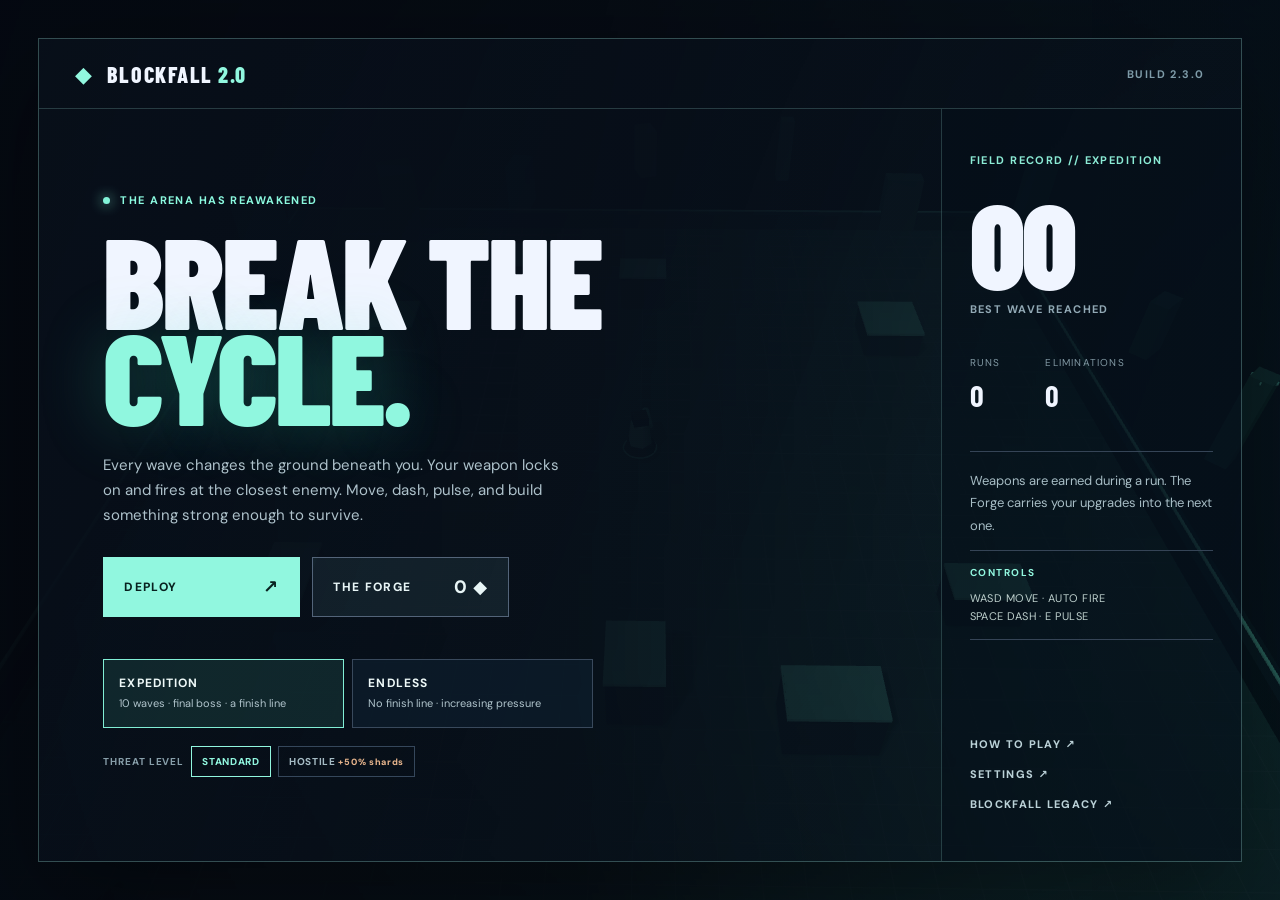
<file: index.html>
<!doctype html>
<html lang="en">
<head>
  <meta charset="utf-8">
  <meta name="viewport" content="width=device-width, initial-scale=1, viewport-fit=cover">
  <meta name="theme-color" content="#090d17">
  <meta name="description" content="Blockfall 2.0, a fast arena survival game. Fight through shifting worlds and build your loadout.">
  <title>Blockfall 2.0</title>
  <link rel="stylesheet" href="./styles.css?v=2.3.0">
  <script type="importmap">{"imports":{"three":"./vendor/three.module.js"}}</script>
</head>
<body>
  <canvas id="world" aria-label="Blockfall game world"></canvas>
  <div id="vignette" aria-hidden="true"></div><div id="flash" aria-hidden="true"></div><div id="reward-flash" aria-hidden="true"></div>
  <div id="combat-popups" aria-hidden="true"></div>
  <div id="toast" role="status" aria-live="polite"></div>
  <div id="auto-pick-feed" role="status" aria-live="polite" aria-label="Automatic upgrade selections"></div>

  <main id="menu" class="screen visible" aria-labelledby="game-title">
    <div class="menu-shell">
      <header class="menu-top"><span class="brand-mark">◆</span><span>BLOCKFALL <em>2.0</em></span><span class="top-spacer"></span><span class="build">BUILD 2.3.0</span></header>
      <div class="menu-content">
        <div class="hero">
          <p class="eyebrow"><span class="live-dot"></span> THE ARENA HAS REAWAKENED</p>
          <h1 id="game-title">BREAK THE<br><span>CYCLE.</span></h1>
          <p class="hero-copy">Every wave changes the ground beneath you. Your weapon locks on and fires at the closest enemy. Move, dash, pulse, and build something strong enough to survive.</p>
          <div class="hero-actions"><button id="continue-run" class="primary big hidden">CONTINUE <span>↗</span></button><button id="play" class="primary big"><span id="play-label">DEPLOY</span><span>↗</span></button><button id="open-forge" class="secondary big">THE FORGE <span id="shards-pill">0 ◆</span></button></div>
          <p id="checkpoint-summary" class="checkpoint-summary hidden"></p>
          <div class="mode-row" role="group" aria-label="Game mode">
            <button class="mode selected" data-mode="campaign" aria-pressed="true"><b>EXPEDITION</b><small>10 waves · final boss · a finish line</small></button>
            <button class="mode" data-mode="endless" aria-pressed="false"><b>ENDLESS</b><small>No finish line · increasing pressure</small></button>
          </div>
          <div class="difficulty-row"><span>THREAT LEVEL</span><button class="difficulty selected" data-difficulty="normal" aria-pressed="true">STANDARD</button><button class="difficulty" data-difficulty="hard" aria-pressed="false">HOSTILE <span>+50% shards</span></button></div>
        </div>
        <aside class="menu-side">
          <div class="side-label">FIELD RECORD // <span id="record-mode">EXPEDITION</span></div>
          <div class="record-number" id="record-wave">00</div><div class="record-caption">BEST WAVE REACHED</div>
          <div class="record-grid"><div><span>RUNS</span><strong id="record-runs">0</strong></div><div><span>ELIMINATIONS</span><strong id="record-kills">0</strong></div></div>
          <div class="side-divider"></div><p class="side-note">Weapons are earned during a run. The Forge carries your upgrades into the next one.</p>
          <div class="controls-note"><b>CONTROLS</b><span>WASD MOVE · AUTO FIRE<br>SPACE DASH · E PULSE</span></div>
          <div class="menu-links"><button id="open-how" class="text-button">HOW TO PLAY ↗</button><button id="open-settings" class="text-button">SETTINGS ↗</button><a href="./legacy/" class="text-button">BLOCKFALL LEGACY ↗</a></div>
        </aside>
      </div>
    </div>
  </main>

  <section id="hud" class="hidden" aria-label="Game status">
    <div class="hud-top"><div class="hud-run"><div class="hud-brand">◆ <span>BLOCKFALL</span></div><div class="hud-mode" id="hud-mode">EXPEDITION / STANDARD</div></div><div class="hud-center"><span id="hud-biome">THE LOWLANDS</span><strong id="hud-wave">WAVE 01 / 10</strong><span id="hud-enemies">0 HOSTILES</span></div><div class="hud-right"><span id="hud-score">000000</span><small>SCORE</small><small id="run-shards">0 ◆ THIS RUN</small><button id="pause-button" aria-label="Pause game" title="Pause (Esc)">Ⅱ</button></div></div>
    <div class="boss-wrap hidden" id="boss-wrap"><div><span id="boss-name">THE WARDEN</span><span id="boss-percent">100%</span></div><div class="meter boss-meter"><div id="boss-fill"></div></div></div>
    <div id="streak-callout" class="streak-callout hidden" aria-live="polite"></div>
    <div class="hud-bottom"><div class="status-panel"><div class="status-title"><span>INTEGRITY</span><strong id="health-value">100 / 100</strong></div><div class="meter health-meter"><div id="health-fill"></div></div><div class="status-title secondary-line"><span>DASH <b id="dash-status">READY</b></span><span>PULSE <b id="pulse-status">READY</b></span></div><div id="target-readout" class="target-readout">AUTO LOCK · SCANNING</div></div><div class="loadout"><button data-slot="0" class="weapon-slot active"><kbd>1</kbd><b id="weapon-0">BLASTER</b><small>∞</small></button><button data-slot="1" class="weapon-slot locked"><kbd>2</kbd><b id="weapon-1">LOCKED</b><small>—</small></button><button data-slot="2" class="weapon-slot locked"><kbd>3</kbd><b id="weapon-2">LOCKED</b><small>—</small></button></div><div class="run-info"><div>LV <strong id="level-value">01</strong></div><div class="meter xp-meter"><div id="xp-fill"></div></div><small id="xp-value">0 / 10 XP</small><span id="combo">COMBO ×1</span><div class="combo-meter"><div id="combo-fill"></div></div></div></div>
    <div id="wave-banner" class="wave-banner hidden"><span>INCOMING</span><strong>WAVE 01</strong><small>THE LOWLANDS</small></div>
    <div id="mobile-controls" class="hidden" aria-label="Touch controls"><div id="move-pad" class="touch-pad"><div class="touch-knob"></div><span>MOVE</span></div><button id="mobile-dash" class="touch-action">DASH</button><button id="mobile-pulse" class="touch-action">PULSE</button></div>
  </section>

  <section id="choices" class="screen modal-screen hidden" aria-labelledby="choice-title"><div class="overlay-panel choice-panel"><p class="eyebrow" id="choice-kicker">WAVE CLEARED</p><h2 id="choice-title">CHOOSE AN UPGRADE</h2><p id="choice-summary" class="panel-copy">Your build changes with every choice.</p><div id="choice-cards" class="choice-cards"></div><div class="choice-actions"><button id="random-upgrade" class="secondary">PICK AT RANDOM <span>✦</span></button><span>OR PRESS R</span></div><div class="choice-footer"><span>THE NEXT WAVE BEGINS AFTER YOUR CHOICE</span><span id="choice-shards">+0 ◆ THIS RUN</span></div></div></section>
  <section id="pause" class="screen modal-screen hidden" aria-labelledby="pause-title"><div class="overlay-panel narrow"><p class="eyebrow">RUN SUSPENDED</p><h2 id="pause-title">TAKE A BREATH.</h2><p class="panel-copy" id="pause-stats">WAVE 01 · 0 ELIMINATIONS</p><div class="stack-actions"><button id="resume" class="primary">RESUME <span>↗</span></button><button id="save-exit" class="secondary">SAVE &amp; EXIT <span>↗</span></button><button id="pause-settings" class="secondary">SETTINGS</button><button id="abandon" class="danger">END RUN</button></div><p class="minor-note">Save &amp; Exit keeps your run on this device. Ending a run banks your shards.</p></div></section>
  <section id="results" class="screen modal-screen hidden" aria-labelledby="result-title"><div class="overlay-panel result-panel"><p class="eyebrow" id="result-kicker">RUN ENDED</p><h2 id="result-title">THE ARENA REMEMBERS.</h2><p class="panel-copy" id="result-sub">Your run is over.</p><div class="result-stats"><div><small>WAVE</small><strong id="result-wave">00</strong></div><div><small>ELIMINATIONS</small><strong id="result-kills">000</strong></div><div><small>SCORE</small><strong id="result-score">000000</strong></div><div><small>SHARDS BANKED</small><strong id="result-shards">0 ◆</strong></div></div><div class="result-actions"><button id="again" class="primary">RUN IT BACK ↗</button><button id="return-menu" class="secondary">MAIN MENU</button></div></div></section>
  <section id="forge" class="screen modal-screen hidden" aria-labelledby="forge-title"><div class="overlay-panel forge-panel"><button id="forge-close" class="close" aria-label="Close Forge">✕</button><p class="eyebrow">PERMANENT PROGRESSION</p><h2 id="forge-title">THE FORGE.</h2><p class="panel-copy">Spend shards to start every run stronger. Each upgrade has five levels.</p><div class="forge-balance">AVAILABLE <strong id="forge-shards">0 ◆</strong></div><div id="forge-grid" class="forge-grid"></div></div></section>
  <section id="settings" class="screen modal-screen hidden" aria-labelledby="settings-title"><div class="overlay-panel settings-panel"><button id="settings-close" class="close" aria-label="Close settings">✕</button><p class="eyebrow">MAKE IT YOURS</p><h2 id="settings-title">SETTINGS.</h2><div class="settings-list"><label>MASTER VOLUME <span id="volume-value">60%</span><input id="volume" type="range" min="0" max="100" step="5"></label><label>GRAPHICS <select id="quality"><option value="auto">AUTO</option><option value="high">HIGH</option><option value="low">LOW</option></select></label><label>COLOR FILTER <select id="color-mode"><option value="none">DEFAULT</option><option value="deuteranopia">DEUTERANOPIA</option><option value="protanopia">PROTANOPIA</option><option value="tritanopia">TRITANOPIA</option></select></label><label class="auto-setting"><span><strong>AUTO PICK UPGRADES</strong><small>Randomly choose one of the offered cards.</small></span><input id="auto-upgrades" type="checkbox"></label><label>REDUCED MOTION <input id="reduced-motion" type="checkbox"></label></div><p class="minor-note">Progress is stored on this device. <button id="export-save" class="inline-button">EXPORT SAVE</button> · <button id="import-save" class="inline-button">IMPORT SAVE</button></p></div></section>
  <section id="how" class="screen modal-screen hidden" aria-labelledby="how-title"><div class="overlay-panel how-panel"><button id="how-close" class="close" aria-label="Close instructions">✕</button><p class="eyebrow">FIELD MANUAL</p><h2 id="how-title">STAY MOVING.</h2><div class="how-grid"><div><b>01 / SURVIVE</b><p>Clear ten waves to finish an Expedition. Endless runs continue until you fall. Bosses arrive on waves 5 and 10, then every fifth wave in Endless.</p></div><div><b>02 / BUILD</b><p>Choose an upgrade after each wave or level. Press 1, 2, or 3 for a card, R for a random card, or enable automatic random picks in Settings. Each automatic selection appears on screen.</p></div><div><b>03 / CONTROL</b><p>Your character looks at and fires at the closest enemy automatically. WASD or arrow keys move, Space dashes, E releases a close-range pulse. Press 1, 2, or 3 to switch weapons. Esc pauses.</p></div><div><b>04 / RETURN</b><p>Shards bank at the end of every run. Save &amp; Exit from Pause or refresh to continue later on this device. Starting a new run replaces the saved run. Spend banked shards in the Forge.</p></div></div></div></section>
  <script type="module" src="./src/main.js?v=2.3.0"></script>
</body>
</html>
</file>
<file: styles.css>
@font-face{font-family:'DM Sans';src:url('./fonts/dm-sans-latin-wght-normal.woff2') format('woff2');font-style:normal;font-weight:100 1000;font-display:swap}
@font-face{font-family:'Barlow Condensed';src:url('./fonts/barlow-condensed-latin-700-normal.woff2') format('woff2');font-style:normal;font-weight:700;font-display:swap}
@font-face{font-family:'Barlow Condensed';src:url('./fonts/barlow-condensed-latin-800-normal.woff2') format('woff2');font-style:normal;font-weight:800;font-display:swap}
@font-face{font-family:'Barlow Condensed';src:url('./fonts/barlow-condensed-latin-900-normal.woff2') format('woff2');font-style:normal;font-weight:900;font-display:swap}
:root{font-family:'DM Sans',system-ui,sans-serif;color:#f0f5ff;background:#070b13;font-synthesis:none}
*{box-sizing:border-box}html,body{width:100%;height:100%;margin:0;overflow:hidden}button,input,select{font:inherit}button{cursor:pointer}button:disabled{cursor:not-allowed}button:focus-visible,a:focus-visible,input:focus-visible,select:focus-visible{outline:2px solid #76f5df;outline-offset:3px}a{color:inherit;text-decoration:none}
#world{position:fixed;inset:0;width:100%;height:100%;display:block;touch-action:none}
#vignette{position:fixed;inset:0;pointer-events:none;background:radial-gradient(ellipse at center,transparent 35%,rgba(2,5,12,.4) 100%);z-index:1}
#flash{position:fixed;inset:0;pointer-events:none;z-index:7;opacity:0;background:radial-gradient(circle,transparent 35%,rgba(248,68,91,.65));transition:opacity .18s}
#toast{position:fixed;left:50%;top:82px;transform:translate(-50%,-10px);z-index:55;padding:10px 18px;border:1px solid #80f6e0;background:#122436;color:#e7fffa;opacity:0;pointer-events:none;transition:opacity .2s,transform .2s;font-size:12px;font-weight:700;letter-spacing:.08em;white-space:nowrap}
#toast.show{opacity:1;transform:translate(-50%,0)}
.hidden{display:none!important}.screen{position:fixed;inset:0;z-index:10;display:none}.screen.visible{display:flex}.eyebrow,.side-label,.record-caption,.menu-footer,.build,.hud-mode,.status-title,.run-info,.choice-footer,.forge-balance,.settings-list,.how-grid b,.minor-note{font-size:11px;font-weight:700;letter-spacing:.13em}
.eyebrow{color:#8bf9df;display:flex;align-items:center;gap:10px;margin:0 0 24px}.live-dot{height:7px;width:7px;border-radius:50%;background:#83f4d9;box-shadow:0 0 13px #83f4d9}
h1,h2,p{margin-top:0}h1,h2,.record-number,.result-stats strong,.wave-banner strong{font-family:'Barlow Condensed',Impact,sans-serif;font-weight:900;letter-spacing:-.025em}h1{font-size:clamp(76px,10vw,156px);line-height:.75;margin:0 0 30px}h1 span{color:#90f7df;text-shadow:0 0 65px rgba(56,219,180,.27)}h2{font-size:clamp(54px,7vw,86px);line-height:.9;margin:0 0 14px}
.primary,.secondary,.danger{min-height:50px;padding:13px 20px;border:1px solid transparent;font-weight:800;font-size:12px;letter-spacing:.11em;text-align:left;display:flex;align-items:center;justify-content:space-between;gap:25px;transition:transform .14s,background .14s,border-color .14s}.primary:hover,.secondary:hover,.danger:hover,.mode:hover,.difficulty:hover,.text-button:hover{transform:translateY(-2px)}.primary{background:#91f7df;color:#08211f}.primary:hover{background:#c3fff2}.secondary{color:#e8f5f6;background:rgba(120,171,189,.1);border-color:#536479}.secondary:hover{border-color:#a3f5e7}.danger{color:#ffadb2;background:rgba(232,75,93,.1);border-color:#984b59}.big{height:60px;min-width:197px}.big span{font-size:18px}
#menu{background:linear-gradient(90deg,rgba(5,9,17,.96) 0%,rgba(5,9,17,.9) 45%,rgba(5,9,17,.48) 100%);padding:clamp(12px,3vw,42px);align-items:center;justify-content:center}.menu-shell{width:min(1500px,100%);height:min(850px,100%);min-height:0;border:1px solid rgba(165,240,228,.28);background:linear-gradient(110deg,rgba(8,16,27,.82),rgba(9,19,30,.28));box-shadow:0 30px 100px rgba(0,0,0,.4);display:flex;flex-direction:column;overflow:auto}.menu-top{height:70px;display:flex;align-items:center;gap:13px;padding:0 36px;border-bottom:1px solid rgba(165,240,228,.2);font-family:'Barlow Condensed',sans-serif;font-size:22px;font-weight:800;letter-spacing:.07em}.brand-mark,.hud-brand{color:#92f7df}.menu-top em{font-style:normal;color:#91f7df}.top-spacer{flex:1}.build{font-family:'DM Sans',sans-serif;color:#7e9ba8}
.menu-content{flex:1;display:grid;grid-template-columns:minmax(0,1fr) 300px;min-height:0}.hero{padding:clamp(35px,5vw,90px) clamp(28px,5vw,86px);align-self:center}.hero-copy,.panel-copy{color:#aec2cb;line-height:1.65;max-width:475px;font-size:15px}.hero-actions{display:flex;gap:12px;margin:30px 0 42px}.mode-row{display:flex;gap:8px;max-width:490px}.mode{flex:1;background:rgba(13,28,43,.8);color:#afc3cb;border:1px solid #39495c;text-align:left;padding:15px;transition:.15s}.mode b,.mode small{display:block}.mode b{font-size:12px;letter-spacing:.09em;color:#eef9f8}.mode small{font-size:11px;margin-top:5px;line-height:1.4}.mode.selected{background:rgba(102,238,204,.1);border-color:#81eed5}.difficulty-row{display:flex;align-items:center;gap:7px;margin-top:18px;font-size:10px;letter-spacing:.09em;font-weight:700;color:#889faa}.difficulty{background:transparent;color:#a5bbc4;border:1px solid #35475b;padding:8px 10px;font-size:10px;font-weight:800;letter-spacing:.07em}.difficulty.selected{border-color:#91f7df;color:#91f7df}.difficulty span{font-size:9px;color:#e7b58d}
.menu-side{border-left:1px solid rgba(165,240,228,.2);padding:44px 28px;display:flex;flex-direction:column;background:rgba(5,14,24,.5)}.side-label{color:#8cecd6}.record-number{font-size:120px;line-height:1;margin:15px 0 0}.record-caption{color:#92a9b5}.record-grid{display:flex;gap:45px;margin-top:40px}.record-grid div{display:flex;flex-direction:column;gap:8px}.record-grid span{color:#8299a4;font-size:10px;letter-spacing:.12em}.record-grid strong{font-family:'Barlow Condensed',sans-serif;font-size:30px}.side-divider{margin:38px 0 18px;border-top:1px solid #354456}.side-note{color:#a7bdc5;font-size:13px;line-height:1.7}.menu-links{display:grid;gap:4px;margin-top:auto;padding-top:12px}.text-button{border:0;background:none;color:#bbd2d8;text-align:left;padding:6px 0;font-size:11px;letter-spacing:.12em;font-weight:800;transition:transform .15s,color .15s}.text-button:hover{color:#93f7df}.menu-footer{min-height:51px;display:flex;align-items:center;justify-content:space-between;padding:0 36px;color:#8098a3;border-top:1px solid rgba(165,240,228,.2)}
.modal-screen{align-items:center;justify-content:center;background:rgba(3,8,17,.78);backdrop-filter:blur(12px);padding:20px}.overlay-panel{position:relative;width:min(850px,100%);max-height:calc(100dvh - 40px);overflow:auto;border:1px solid #49716f;background:linear-gradient(145deg,#142334,#0c1524 70%);box-shadow:0 25px 95px rgba(0,0,0,.55);padding:clamp(25px,5vw,56px)}.overlay-panel:before{content:'';position:absolute;left:0;top:0;width:110px;height:3px;background:#92f7df}.narrow{width:min(480px,100%)}.panel-copy{margin-bottom:24px}.close{position:absolute;right:20px;top:20px;width:36px;height:36px;border:1px solid #526779;color:#c3d6d8;background:transparent}.close:hover{background:#294054}.minor-note{color:#819ba5;letter-spacing:0;line-height:1.55;font-weight:500}.stack-actions{display:grid;gap:9px}.choice-panel{width:min(1020px,100%)}.choice-cards{display:grid;grid-template-columns:repeat(3,1fr);gap:12px;margin:28px 0}.choice-card{min-height:246px;padding:22px;background:#172638;border:1px solid #476075;color:#dff1f3;text-align:left;display:flex;flex-direction:column;transition:transform .15s,border-color .15s,background .15s}.choice-card:hover{transform:translateY(-7px);border-color:#8ff5db;background:#1d3443}.choice-card .card-number{font-size:10px;letter-spacing:.12em;color:#9ef4e0}.choice-card .card-icon{font-size:37px;line-height:1;margin:21px 0}.choice-card strong{font-family:'Barlow Condensed',sans-serif;font-size:29px;line-height:1}.choice-card p{color:#a8bdc7;font-size:13px;line-height:1.5;margin:11px 0 0}.choice-card .card-kind{margin-top:auto;color:#8ef3dc;font-size:10px;letter-spacing:.12em}.choice-footer{display:flex;justify-content:space-between;color:#7995a0;gap:15px}
.result-stats{display:grid;grid-template-columns:repeat(4,1fr);border-top:1px solid #385467;border-bottom:1px solid #385467;margin:35px 0}.result-stats div{padding:18px 10px;border-right:1px solid #385467}.result-stats div:last-child{border:0}.result-stats small{display:block;color:#8da4ae;font-size:10px;letter-spacing:.1em}.result-stats strong{display:block;font-size:46px;white-space:nowrap}.result-actions{display:flex;gap:10px}.result-actions button{flex:1}
.forge-balance{padding:14px;border:1px solid #4d696e;background:#152d38;display:flex;justify-content:space-between;color:#a7c5c6;margin:22px 0}.forge-balance strong{font-size:16px;color:#91f7df}.forge-grid{display:grid;grid-template-columns:repeat(2,1fr);gap:10px}.forge-item{padding:15px;border:1px solid #3d5969;background:#152638;display:grid;grid-template-columns:1fr auto;gap:5px}.forge-item b{font-family:'Barlow Condensed',sans-serif;font-size:24px}.forge-item p{font-size:12px;color:#9eafbb;margin:0}.forge-item .pips{color:#85f4db;letter-spacing:4px;font-size:17px}.forge-item button{grid-column:2;grid-row:1/3;align-self:center;background:#86efd6;color:#08231e;border:0;padding:10px;font-size:10px;font-weight:800;min-width:86px}.forge-item button:disabled{background:#38535d;color:#9aadb5}
.settings-panel{width:min(560px,100%)}.settings-list{display:grid;gap:20px;margin:28px 0}.settings-list label{display:flex;align-items:center;justify-content:space-between;gap:18px;flex-wrap:wrap}.settings-list label span{margin-left:auto;color:#90f6dd}.settings-list input[type=range]{width:100%;accent-color:#8cf5db}.settings-list select{background:#1c3443;color:#d6e9e8;border:1px solid #608085;padding:10px}.settings-list input[type=checkbox]{accent-color:#90f6dd;width:20px;height:20px}.inline-button{background:none;border:0;color:#97f5de;padding:0;font-size:inherit;font-weight:800}.how-grid{display:grid;grid-template-columns:1fr 1fr;gap:25px;margin-top:28px}.how-grid b{color:#90f7dc}.how-grid p{font-size:13px;color:#a9c0ca;line-height:1.65;letter-spacing:0;font-weight:400}
#hud{position:fixed;inset:0;pointer-events:none;z-index:5}.hud-top{display:flex;justify-content:space-between;align-items:flex-start;gap:16px;padding:20px 25px;text-shadow:0 2px 8px #070e18}.hud-run,.hud-center,.hud-right{display:flex;flex-direction:column;gap:4px}.hud-brand{font-family:'Barlow Condensed',sans-serif;font-size:22px;font-weight:900;letter-spacing:.05em}.hud-brand span{color:#f0f5ff}.hud-mode{color:#a3bdc4}.hud-center{text-align:center;position:absolute;left:50%;transform:translateX(-50%);padding:11px 40px;background:rgba(8,18,29,.75);border:1px solid #536c71}.hud-center span{font-size:10px;color:#8fe8d3;letter-spacing:.14em;font-weight:700}.hud-center strong{font-family:'Barlow Condensed',sans-serif;font-size:28px;line-height:1}.hud-center span:last-child{color:#c2d3d8}.hud-right{align-items:flex-end;padding-right:44px;font-family:'Barlow Condensed',sans-serif;font-size:30px;font-weight:800}.hud-right small{font:700 10px 'DM Sans',sans-serif;color:#a3bac3;letter-spacing:.13em}.hud-right button{position:absolute;right:20px;top:20px;border:1px solid #739296;background:rgba(10,24,35,.7);color:#d9f1ed;padding:10px;pointer-events:auto}
.hud-bottom{position:absolute;left:25px;right:25px;bottom:23px;display:flex;justify-content:space-between;align-items:flex-end;gap:25px}.status-panel{width:245px;padding:13px;background:rgba(9,21,34,.84);border:1px solid #536879}.status-title{display:flex;justify-content:space-between;color:#a6bec7}.status-title strong{color:#fff}.meter{overflow:hidden;background:#294153;height:8px}.meter>div{height:100%;width:100%;background:#92f7df;transition:width .12s}.health-meter{margin:9px 0 13px;height:11px}.health-meter>div{background:linear-gradient(90deg,#6bdcbf,#b0ffe8)}.secondary-line{font-size:9px}.secondary-line b{color:#93f2d9}.loadout{display:flex;gap:7px}.weapon-slot{width:130px;height:60px;background:rgba(9,21,34,.88);border:1px solid #536879;color:#dcebe9;pointer-events:auto;display:grid;grid-template-columns:auto 1fr auto;align-items:end;text-align:left;gap:5px;padding:9px;font-size:11px}.weapon-slot kbd{font-size:11px;color:#8edcca;align-self:start}.weapon-slot b{font-family:'Barlow Condensed',sans-serif;font-size:17px;white-space:nowrap}.weapon-slot small{font-size:13px}.weapon-slot.active{border-color:#89f3d9;box-shadow:inset 0 -3px #89f3d9}.weapon-slot.locked{opacity:.5;cursor:default}.run-info{width:155px;text-align:right;padding:10px 13px;background:rgba(9,21,34,.84);border:1px solid #536879}.run-info strong{font-family:'Barlow Condensed',sans-serif;font-size:25px}.xp-meter{margin:7px 0}.xp-meter>div{background:#a69cff}.run-info small{display:block;color:#adbac8}.run-info #combo{display:block;color:#9bf8dc;margin-top:8px}.boss-wrap{position:absolute;top:126px;left:50%;transform:translateX(-50%);width:min(460px,70vw);padding:12px;background:rgba(15,23,34,.88);border:1px solid #ad657a}.boss-wrap>div:first-child{display:flex;justify-content:space-between;font-size:11px;font-weight:800;letter-spacing:.12em;margin-bottom:8px}.boss-meter>div{background:#f3819a}
.wave-banner{position:absolute;top:39%;left:50%;transform:translate(-50%,-50%);display:grid;text-align:center;gap:3px;color:#d9fffa;text-shadow:0 4px 20px #050c17;animation:banner .8s both}.wave-banner span,.wave-banner small{letter-spacing:.3em;font-size:12px;font-weight:800;color:#9afbe3}.wave-banner strong{font-size:clamp(70px,10vw,140px);line-height:.9;white-space:nowrap}@keyframes banner{from{opacity:0;transform:translate(-50%,-40%) scale(.9)}to{opacity:1;transform:translate(-50%,-50%) scale(1)}}
#mobile-controls{position:absolute;inset:0;pointer-events:none;touch-action:none}.touch-pad{position:absolute;bottom:20px;width:150px;height:150px;border:1px solid #86decf;border-radius:50%;background:rgba(10,24,32,.3);pointer-events:auto;touch-action:none}.touch-pad .touch-knob{position:absolute;width:60px;height:60px;border-radius:50%;border:2px solid #9ff7e7;background:rgba(112,223,200,.24);left:50%;top:50%;transform:translate(-50%,-50%);pointer-events:none}.touch-pad span{position:absolute;bottom:-16px;left:50%;transform:translateX(-50%);font-size:9px;white-space:nowrap}.touch-pad#move-pad{left:24px}.touch-action{position:absolute;bottom:188px;right:37px;width:65px;height:65px;border-radius:50%;background:rgba(13,42,50,.8);border:1px solid #9de9d6;color:#fff;font-size:10px;font-weight:800;pointer-events:auto;touch-action:none}#mobile-pulse{right:117px;bottom:197px}
body[data-filter=deuteranopia] #world{filter:sepia(.25) hue-rotate(30deg) saturate(1.5)}body[data-filter=protanopia] #world{filter:sepia(.35) hue-rotate(55deg) saturate(1.35)}body[data-filter=tritanopia] #world{filter:hue-rotate(170deg) saturate(1.2)}
@media(max-width:950px){.menu-content{grid-template-columns:minmax(0,1fr) 220px}.hero{padding:32px}.menu-side{padding:30px 20px}.menu-footer span:last-child{display:none}.record-number{font-size:90px}.loadout{gap:4px}.weapon-slot{width:96px}.hud-bottom{gap:8px}.status-panel{width:210px}}
@media(max-width:700px){#menu{padding:8px}.menu-shell{height:100%;overflow:auto}.menu-top{height:54px;padding:0 20px}.menu-content{display:block}.hero{padding:35px 22px 20px}.hero h1{font-size:clamp(75px,17vw,110px)}.hero-copy{font-size:13px}.hero-actions{margin:25px 0;flex-wrap:wrap}.big{flex:1;min-width:140px}.menu-side{border-left:0;border-top:1px solid #3a535e;padding:23px}.record-number{font-size:70px}.record-grid{margin-top:15px}.side-divider{margin:15px 0}.menu-links{grid-template-columns:repeat(3,1fr);gap:10px}.text-button{font-size:10px}.menu-footer{padding:12px 22px;font-size:9px;line-height:1.5}.choice-cards{grid-template-columns:1fr;gap:8px}.choice-card{min-height:0;display:grid;grid-template-columns:35px 1fr;gap:4px 12px;padding:14px}.choice-card .card-icon{grid-row:1/4;margin:3px 0;font-size:27px}.choice-card .card-number{display:none}.choice-card strong{font-size:22px}.choice-card p{font-size:12px;margin:0}.choice-card .card-kind{margin:0}.choice-footer span:first-child{display:none}.result-stats{grid-template-columns:1fr 1fr}.result-stats div:nth-child(2){border-right:0}.result-stats strong{font-size:38px}.forge-grid,.how-grid{grid-template-columns:1fr}.hud-top{padding:10px}.hud-center{top:10px;padding:7px 15px}.hud-center strong{font-size:20px}.hud-brand{font-size:16px}.hud-mode{display:none}.hud-right{font-size:20px;padding-right:35px}.hud-right button{top:10px;right:10px;padding:7px}.hud-bottom{left:8px;right:8px;bottom:9px;align-items:end}.status-panel{width:40%;padding:8px}.status-title{font-size:9px}.status-title.secondary-line{font-size:8px}.loadout{position:absolute;left:50%;bottom:76px;transform:translateX(-50%)}.weapon-slot{height:43px;width:80px;padding:5px}.weapon-slot b{font-size:12px}.run-info{width:35%;padding:8px;font-size:8px}.run-info strong{font-size:17px}.boss-wrap{top:86px}.touch-pad{width:118px;height:118px;bottom:90px}.touch-pad .touch-knob{width:46px;height:46px}.touch-pad#move-pad{left:10px}.touch-action{bottom:223px;right:15px;width:51px;height:51px}#mobile-pulse{right:75px;bottom:233px}}
@media(max-height:600px){.menu-top,.menu-footer{min-height:40px}.hero{padding-top:18px;padding-bottom:16px}.hero h1{font-size:clamp(58px,10vh,90px);margin-bottom:14px}.hero .eyebrow{margin-bottom:14px}.hero-actions{margin:14px 0}.record-number{font-size:65px}.side-divider{margin:14px 0}.touch-pad{bottom:20px}.touch-action{bottom:154px}#mobile-pulse{bottom:164px}.hud-bottom{bottom:8px}}
@media(max-width:700px){
  .menu-shell{display:block;overflow:auto;height:100%}
  .menu-content{min-height:auto}
  .menu-footer{min-height:50px}
  .hud-center{top:49px;width:190px;padding:6px 8px}
  .hud-center strong{font-size:19px}
  .hud-right{font-size:18px;padding-right:29px}
  .loadout{position:fixed;top:116px;bottom:auto}
  .boss-wrap{top:173px}
  .touch-pad span{bottom:9px}
}
@media(max-width:700px) and (max-height:600px){
  .hud-center{top:8px;left:55%;width:155px}
  .hud-center strong{font-size:16px}
  .hud-center span{font-size:8px}
  .loadout{top:62px}
  .boss-wrap{top:110px}
  .touch-pad{width:92px;height:92px;bottom:14px}
  .touch-action{width:43px;height:43px;bottom:116px}
  #mobile-pulse{bottom:124px}
  .status-panel,.run-info{display:none}
}
@media(prefers-reduced-motion:reduce){*,*:before,*:after{animation-duration:.01ms!important;transition-duration:.01ms!important}}

/* Combat feedback */
#reward-flash{position:fixed;inset:0;z-index:4;pointer-events:none;opacity:0;background:radial-gradient(circle at 50% 55%,rgba(167,255,214,.18),transparent 62%)}
#reward-flash.pulse{animation:reward-pulse .42s ease-out both}
@keyframes reward-pulse{20%{opacity:1}100%{opacity:0}}
#combat-popups{position:fixed;inset:0;z-index:6;pointer-events:none;overflow:hidden}
.combat-pop{position:absolute;font:900 23px 'Barlow Condensed',sans-serif;white-space:nowrap;letter-spacing:.025em;text-shadow:0 2px 2px #07111c,0 0 16px currentColor;animation:combat-rise .8s ease-out forwards;transform:translate(-50%,-50%)}
.combat-pop.damage{color:#f5f4e7;font-size:19px}.combat-pop.crit{color:#ffe397;font-size:30px}.combat-pop.shard{color:#a2ffe1}.combat-pop.heal{color:#8cffac}.combat-pop.xp{color:#bdacff}
@keyframes combat-rise{0%{opacity:0;transform:translate(-50%,-10%) scale(.55)}18%{opacity:1;transform:translate(-50%,-60%) scale(1.14)}70%{opacity:1}100%{opacity:0;transform:translate(-50%,-190%) scale(.95)}}
#hud-score.score-pop{animation:score-beat .25s ease-out}@keyframes score-beat{45%{color:#a8ffe4;transform:scale(1.16)}100%{transform:scale(1)}}
.hud-right #run-shards{color:#a5f8d6;font-size:11px;margin-top:2px}
.target-readout{color:#a6f6dc;font-size:9px;font-weight:800;letter-spacing:.07em;border-top:1px solid #385e62;margin-top:11px;padding-top:9px;white-space:nowrap}
.combo-meter{height:3px;background:#304453;margin-top:5px;overflow:hidden}.combo-meter>div{height:100%;width:0;background:linear-gradient(90deg,#89f9dd,#ffe38e);transition:width .1s linear}
.run-info #combo.hot{color:#ffe397;text-shadow:0 0 16px rgba(255,215,121,.75)}
.streak-callout{position:absolute;top:25%;left:50%;transform:translateX(-50%);color:#fff3bf;font:900 clamp(30px,5vw,64px) 'Barlow Condensed',sans-serif;letter-spacing:.035em;text-align:center;text-shadow:0 4px 12px #0c1019,0 0 28px #ffab62;white-space:nowrap}
.streak-callout.burst{animation:streak-burst .42s cubic-bezier(.18,.8,.3,1) both}@keyframes streak-burst{from{opacity:0;transform:translateX(-50%) scale(.55)}to{opacity:1;transform:translateX(-50%) scale(1)}}
.touch-action.cooling{border-color:#516c73;background:rgba(10,22,30,.74);color:#90abb4}
#mobile-pulse{right:120px;bottom:112px}#mobile-dash{bottom:112px}#move-pad{bottom:105px}
#toast{max-width:calc(100vw - 24px);overflow:hidden;text-overflow:ellipsis}
@media(max-width:700px){
  .target-readout{font-size:8px;letter-spacing:0;white-space:normal;line-height:1.2;margin-top:6px;padding-top:5px}
  .streak-callout{top:28%;font-size:clamp(24px,7vw,42px)}
  .touch-action{right:15px;bottom:108px;width:57px;height:57px}
  #mobile-pulse{right:15px;bottom:176px}
  #move-pad{bottom:112px}
  .hud-right #run-shards{font-size:9px}
}
@media(max-width:700px) and (max-height:600px){
  #move-pad{bottom:14px}
  .touch-action{bottom:34px}
  #mobile-pulse{bottom:100px}
  .streak-callout{top:31%}
}
@media(prefers-reduced-motion:reduce){#reward-flash.pulse,.streak-callout.burst,#hud-score.score-pop{animation:none}}

/* Menu controls and upgrade choices */
.menu-content{min-height:min-content}
.controls-note{display:grid;gap:8px;margin:0 0 20px;padding:14px 0;border-top:1px solid #354456;border-bottom:1px solid #354456;color:#bdcfcc;font-size:11px;line-height:1.65;letter-spacing:.04em}
.controls-note b{color:#92f7df;font-size:10px;letter-spacing:.15em}
.choice-actions{display:flex;align-items:center;gap:18px;margin:-8px 0 25px}
.choice-actions .secondary{min-height:46px;min-width:205px;border-color:#78b5a8;color:#a7f8df}
.choice-actions>span{font-size:10px;color:#90aeba;letter-spacing:.14em;font-weight:800}
.settings-list .auto-setting{flex-wrap:nowrap}
.settings-list .auto-setting>span{display:grid;gap:4px;margin-left:0;color:#e4f5ef}
.auto-setting strong{font-size:11px}.auto-setting small{font-size:11px;letter-spacing:0;color:#a4bac2;font-weight:400}
#auto-pick-feed{position:fixed;top:126px;right:22px;z-index:9;display:grid;gap:7px;max-width:min(310px,calc(100vw - 24px));pointer-events:none}
.auto-pick-notice{padding:11px 14px;border-left:3px solid #a6f6dc;background:rgba(13,37,43,.94);box-shadow:0 8px 28px rgba(0,0,0,.3);color:#ddfff1;font-size:11px;font-weight:800;letter-spacing:.07em;animation:auto-pick-in .25s ease-out both}
@keyframes auto-pick-in{from{opacity:0;transform:translateX(20px)}to{opacity:1;transform:translateX(0)}}
@media(max-width:700px){.choice-actions{margin:0 0 18px}.choice-actions .secondary{min-width:0;flex:1}.choice-actions>span{display:none}#auto-pick-feed{top:210px;right:10px}}
@media(prefers-reduced-motion:reduce){.auto-pick-notice{animation:none}}

/* Resumable runs */
.hero-actions{flex-wrap:wrap}
.big #play-label{font-size:12px}
.checkpoint-summary{margin:-27px 0 25px;color:#9eeedc;font-size:11px;font-weight:800;letter-spacing:.1em}
</file>
